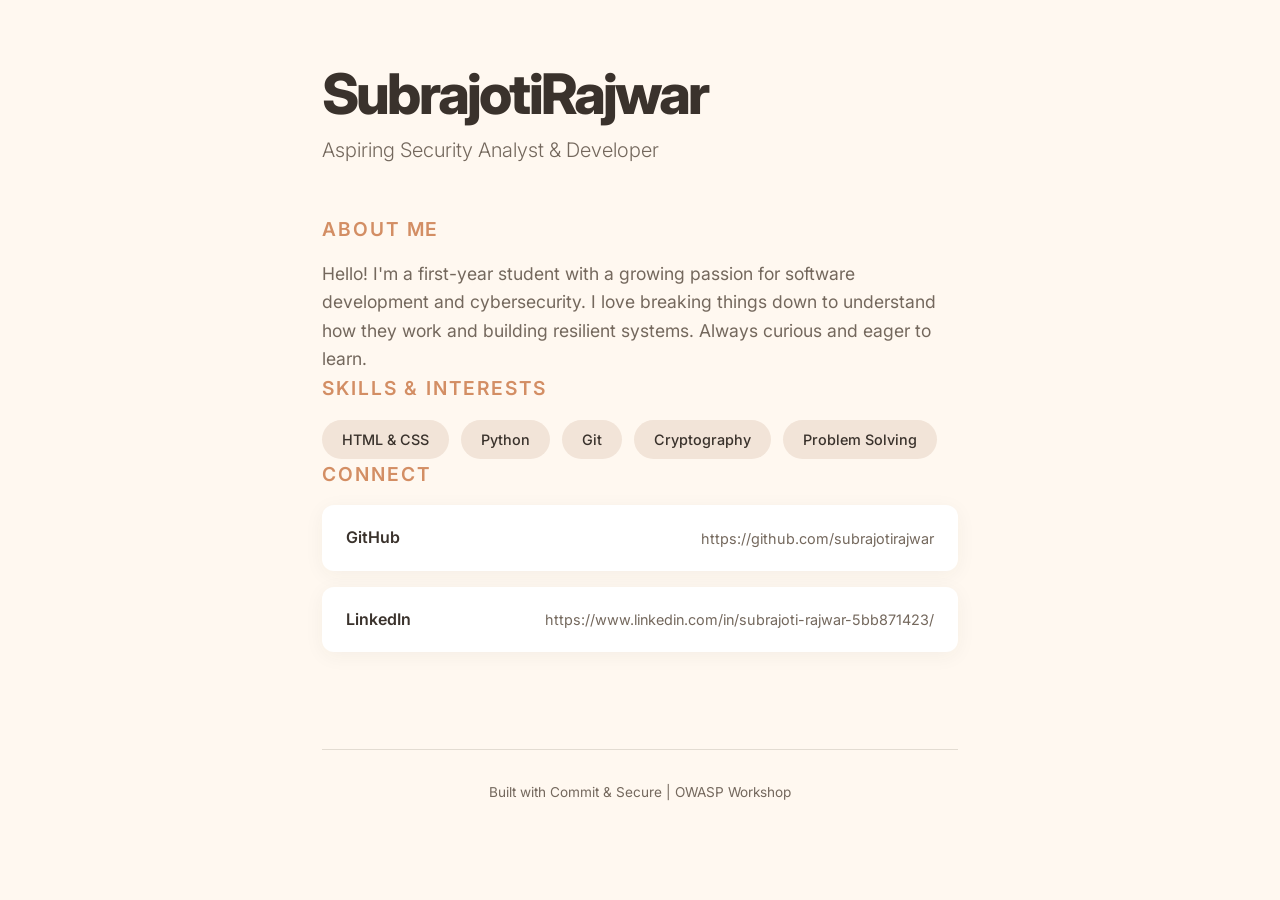
<file: index.html>
<!DOCTYPE html>
<html lang="en">
<head>
    <meta charset="UTF-8">
    <meta name="viewport" content="width=device-width, initial-scale=1.0">
    <title>Cream Portfolio</title>
    <!-- Favicon -->
    <link rel="icon" href="data:image/svg+xml,<svg xmlns=%22http://www.w3.org/2000/svg%22 viewBox=%220 0 100 100%22><text y=%22.9em%22 font-size=%2290%22>✨</text></svg>">
    <!-- Google Fonts: Inter -->
    <link rel="preconnect" href="https://fonts.googleapis.com">
    <link rel="preconnect" href="https://fonts.gstatic.com" crossorigin>
    <link href="https://fonts.googleapis.com/css2?family=Inter:wght@300;400;600;800&display=swap" rel="stylesheet">
    <link rel="stylesheet" href="style.css">
</head>
<body>
    <div class="app-container">
        <header class="hero slide-up">
            <!-- CUSTOMIZE: Your Name Here -->
            <h1 class="name-title">SubrajotiRajwar</h1>
            <!-- CUSTOMIZE: Your Title Here -->
            <p class="role-subtitle">Aspiring Security Analyst & Developer</p>
        </header>

        <main>
            <section class="about-section slide-up delay-1">
                <h2>About Me</h2>
                <!-- CUSTOMIZE: Your Bio Here -->
                <p>Hello! I'm a first-year student with a growing passion for software development and cybersecurity. I love breaking things down to understand how they work and building resilient systems. Always curious and eager to learn.</p>
            </section>

            <section class="skills-section slide-up delay-2">
                <h2>Skills & Interests</h2>
                <div class="pill-container">
                    <!-- CUSTOMIZE: Your Skills Here -->
                    <span class="skill-pill">HTML & CSS</span>
                    <span class="skill-pill">Python</span>
                    <span class="skill-pill">Git</span>
                    <span class="skill-pill">Cryptography</span>
                    <span class="skill-pill">Problem Solving</span>
                </div>
            </section>

            <section class="links-section slide-up delay-3">
                <h2>Connect</h2>
                <div class="links-container">
                    <!-- CUSTOMIZE: Your Links Here -->
                    <a href="https://github.com/" target="_blank" class="link-card">
                        <span class="link-title">GitHub</span>
                        <span class="link-url">https://github.com/subrajotirajwar</span>
                    </a>
                    <a href="https://linkedin.com/" target="_blank" class="link-card">
                        <span class="link-title">LinkedIn</span>
                        <span class="link-url">https://www.linkedin.com/in/subrajoti-rajwar-5bb871423/</span>
                    </a>
                </div>
            </section>
        </main>

        <footer class="fade-in">
            <p>Built with Commit & Secure | OWASP Workshop</p>
        </footer>
    </div>
</body>
</html>
</file>
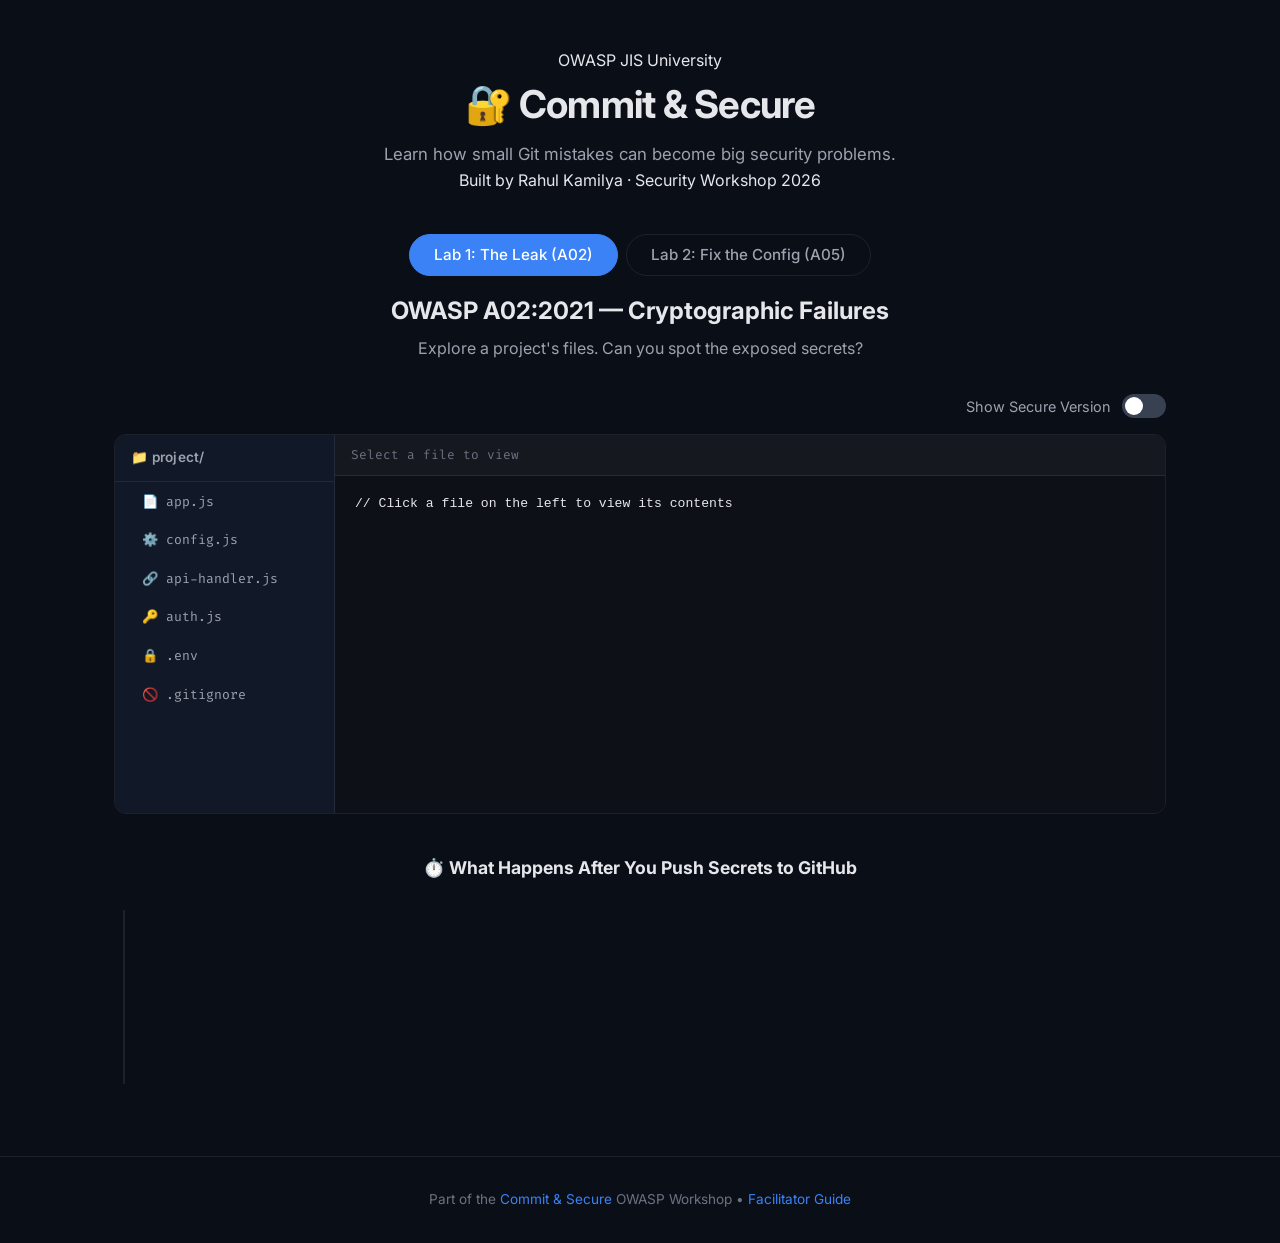
<file: security-demo/index.html>
<!DOCTYPE html>
<html lang="en">
<head>
  <meta charset="UTF-8">
  <meta name="viewport" content="width=device-width, initial-scale=1.0">
  <title>Security Demo — Commit &amp; Secure</title>
  <link rel="icon" href="data:image/svg+xml,<svg xmlns=%22http://www.w3.org/2000/svg%22 viewBox=%220 0 100 100%22><text y=%22.9em%22 font-size=%2290%22>🔐</text></svg>">
  <link href="https://fonts.googleapis.com/css2?family=Fira+Code:wght@400;600&family=Inter:wght@400;500;600;700&display=swap" rel="stylesheet">
  <link rel="stylesheet" href="style.css">
</head>
<body>

  <header class="hero">
  <p class="hero-kicker">OWASP JIS University</p>
  <h1>🔐 Commit &amp; Secure</h1>
  <p class="hero-sub">
    Learn how small Git mistakes can become big security problems.
  </p>
  <p class="hero-author">Built by Rahul Kamilya · Security Workshop 2026</p>
</header>

  <!-- Tab Navigation -->
  <nav class="tabs">
    <button class="tab active" data-tab="lab1">Lab 1: The Leak (A02)</button>
    <button class="tab" data-tab="lab2">Lab 2: Fix the Config (A05)</button>
  </nav>

  <!-- ============================== -->
  <!-- LAB 1: The Leak                -->
  <!-- ============================== -->
  <section id="lab1" class="lab active">
    <div class="lab-intro">
      <h2>OWASP A02:2021 — Cryptographic Failures</h2>
      <p>Explore a project's files. Can you spot the exposed secrets?</p>
    </div>

    <!-- Alert Banner -->
    <div id="alert-banner" class="alert-banner hidden">
      <span id="alert-icon">⚠️</span>
      <span id="alert-text"></span>
    </div>

    <!-- Secure Toggle -->
    <div class="toggle-row">
      <label class="toggle-label">
        <span class="toggle-text">Show Secure Version</span>
        <input type="checkbox" id="secure-toggle">
        <span class="toggle-switch"></span>
      </label>
    </div>

    <!-- Split Panel -->
    <div class="split-panel">
      <!-- File Tree -->
      <aside class="file-tree" id="file-tree">
        <div class="file-tree-header">📁 project/</div>
        <!-- Files populated by JS -->
      </aside>

      <!-- Code Viewer -->
      <main class="code-viewer">
        <div class="code-header" id="code-header">
          <span id="code-filename">Select a file to view</span>
        </div>
        <pre class="code-content" id="code-content"><code>// Click a file on the left to view its contents</code></pre>
      </main>
    </div>

    <!-- Attack Timeline -->
    <div class="timeline-section" id="timeline-section">
      <h3 class="timeline-title">⏱️ What Happens After You Push Secrets to GitHub</h3>
      <div class="timeline">
        <div class="timeline-step" data-step="1">
          <div class="timeline-dot"></div>
          <div class="timeline-content">
            <strong>0:00</strong> — You push your code to GitHub
          </div>
        </div>
        <div class="timeline-step" data-step="2">
          <div class="timeline-dot dot-yellow"></div>
          <div class="timeline-content">
            <strong>0:03</strong> — Automated bots scan every new public push
          </div>
        </div>
        <div class="timeline-step" data-step="3">
          <div class="timeline-dot dot-orange"></div>
          <div class="timeline-content">
            <strong>0:07</strong> — Your API key is harvested and cataloged
          </div>
        </div>
        <div class="timeline-step" data-step="4">
          <div class="timeline-dot dot-red"></div>
          <div class="timeline-content">
            <strong>0:15</strong> — Unauthorized API calls begin on your account
          </div>
        </div>
        <div class="timeline-step" data-step="5">
          <div class="timeline-dot dot-red"></div>
          <div class="timeline-content">
            <strong>1:00</strong> — You receive a $2,847 bill from your cloud provider
          </div>
        </div>
      </div>
    </div>
  </section>

  <!-- ============================== -->
  <!-- LAB 2: Fix the Config          -->
  <!-- ============================== -->
  <section id="lab2" class="lab">
    <div class="lab-intro">
      <h2>OWASP A05:2021 — Security Misconfiguration</h2>
      <p>This deployment has 6 security issues. Fix them all to reach 100%.</p>
    </div>

    <!-- Score Display -->
    <div class="score-section">
      <div class="score-bar-wrapper">
        <div class="score-bar" id="score-bar" style="width: 0%"></div>
      </div>
      <div class="score-label">
        Security Score: <span id="score-value" class="score-number">0</span> / 100
      </div>
    </div>

    <!-- Celebration -->
    <div id="celebration" class="celebration hidden">
      <div class="celebration-content">
        <span class="shield-icon">🛡️</span>
        <h3>Deployment Secured!</h3>
        <p>All misconfigurations fixed.</p>
      </div>
    </div>

    <!-- Config Cards Grid -->
    <div class="config-grid" id="config-grid">
      <!-- Cards populated by JS -->
    </div>
  </section>

  <footer class="footer">
    <p>Part of the <a href="../">Commit &amp; Secure</a> OWASP Workshop &bull;
       <a href="LIVE_WORKSHOP_GUIDE.md">Facilitator Guide</a></p>
  </footer>

  <script src="script.js"></script>
</body>
</html>
</file>
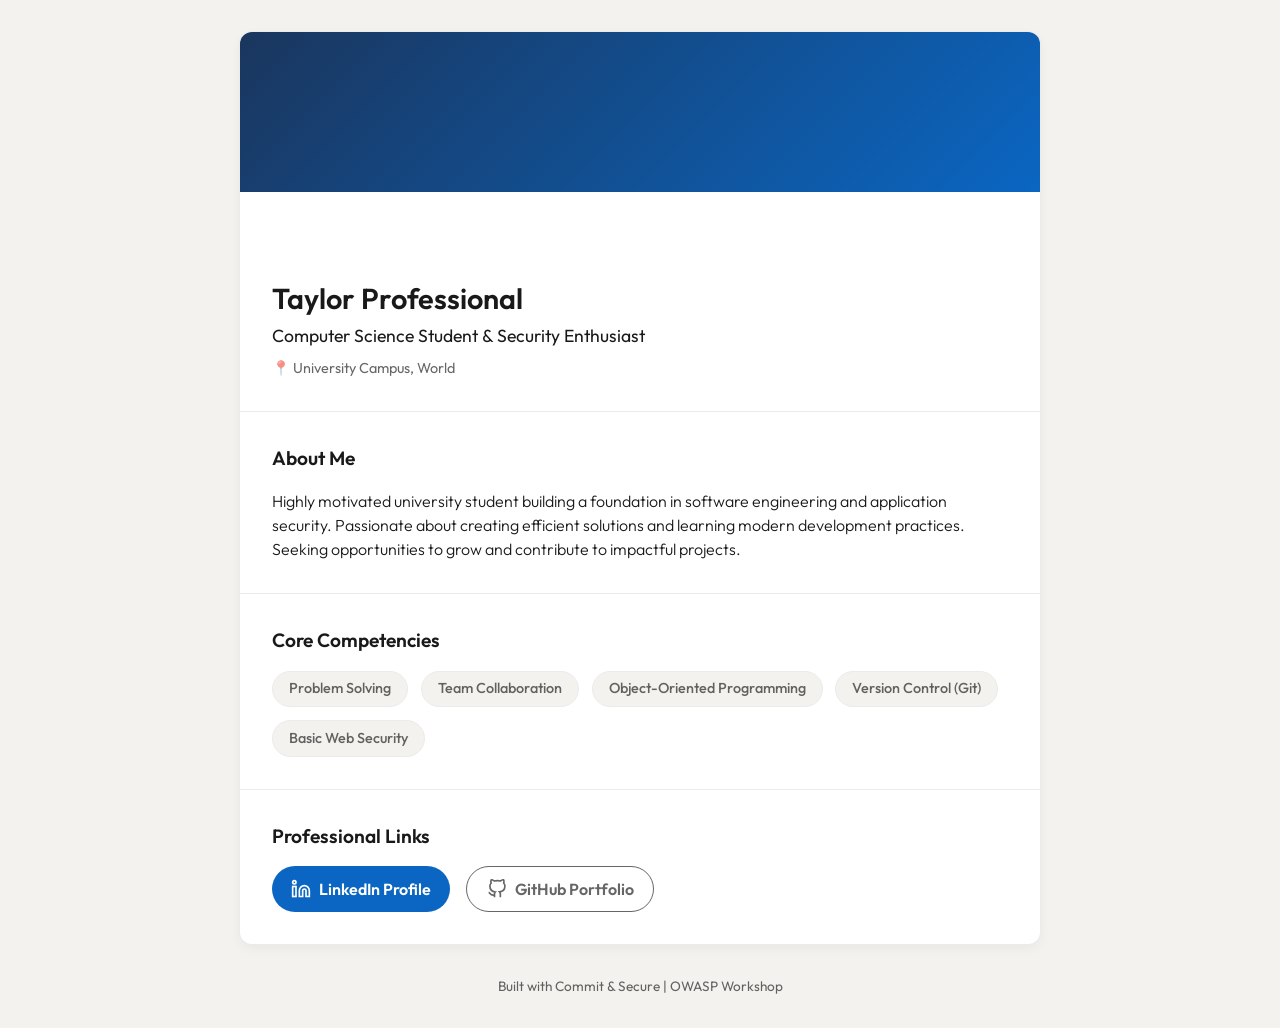
<file: templates/corporate/index.html>
<!DOCTYPE html>
<html lang="en">
<head>
    <meta charset="UTF-8">
    <meta name="viewport" content="width=device-width, initial-scale=1.0">
    <title>Corporate Profile</title>
    <!-- Favicon -->
    <link rel="icon" href="data:image/svg+xml,<svg xmlns=%22http://www.w3.org/2000/svg%22 viewBox=%220 0 100 100%22><text y=%22.9em%22 font-size=%2290%22>👔</text></svg>">
    <!-- Google Fonts: Outfit -->
    <link rel="preconnect" href="https://fonts.googleapis.com">
    <link rel="preconnect" href="https://fonts.gstatic.com" crossorigin>
    <link href="https://fonts.googleapis.com/css2?family=Outfit:wght@300;400;500;600;700&display=swap" rel="stylesheet">
    <link rel="stylesheet" href="style.css">
</head>
<body>
    <div class="page-wrapper">
        <div class="profile-card">
            <header class="profile-header">
                <div class="banner"></div>
                <div class="profile-info">
                    <div class="title-area">
                        <!-- CUSTOMIZE: Your Name Here -->
                        <h1>Taylor Professional</h1>
                        <!-- CUSTOMIZE: Your Title Here -->
                        <h2>Computer Science Student & Security Enthusiast</h2>
                        <p class="location">📍 University Campus, World</p>
                    </div>
                </div>
            </header>

            <main class="content-sections">
                <section class="card-section">
                    <h3>About Me</h3>
                    <!-- CUSTOMIZE: Your Bio Here -->
                    <p>Highly motivated university student building a foundation in software engineering and application security. Passionate about creating efficient solutions and learning modern development practices. Seeking opportunities to grow and contribute to impactful projects.</p>
                </section>

                <section class="card-section">
                    <h3>Core Competencies</h3>
                    <div class="badge-grid">
                        <!-- CUSTOMIZE: Your Skills Here -->
                        <div class="badge">Problem Solving</div>
                        <div class="badge">Team Collaboration</div>
                        <div class="badge">Object-Oriented Programming</div>
                        <div class="badge">Version Control (Git)</div>
                        <div class="badge">Basic Web Security</div>
                    </div>
                </section>

                <section class="card-section">
                    <h3>Professional Links</h3>
                    <div class="contact-links">
                        <!-- CUSTOMIZE: Your Links Here -->
                        <a href="https://linkedin.com/" target="_blank" class="btn btn-primary">
                            <svg viewBox="0 0 24 24" width="20" height="20" stroke="currentColor" stroke-width="2" fill="none"><path d="M16 8a6 6 0 0 1 6 6v7h-4v-7a2 2 0 0 0-2-2 2 2 0 0 0-2 2v7h-4v-7a6 6 0 0 1 6-6z"></path><rect x="2" y="9" width="4" height="12"></rect><circle cx="4" cy="4" r="2"></circle></svg>
                            LinkedIn Profile
                        </a>
                        <a href="https://github.com/" target="_blank" class="btn btn-secondary">
                            <svg viewBox="0 0 24 24" width="20" height="20" stroke="currentColor" stroke-width="2" fill="none"><path d="M9 19c-5 1.5-5-2.5-7-3m14 6v-3.87a3.37 3.37 0 0 0-.94-2.61c3.14-.35 6.44-1.54 6.44-7A5.44 5.44 0 0 0 20 4.77 5.07 5.07 0 0 0 19.91 1S18.73.65 16 2.48a13.38 13.38 0 0 0-7 0C6.27.65 5.09 1 5.09 1A5.07 5.07 0 0 0 5 4.77a5.44 5.44 0 0 0-1.5 3.78c0 5.42 3.3 6.61 6.44 7A3.37 3.37 0 0 0 9 18.13V22"></path></svg>
                            GitHub Portfolio
                        </a>
                    </div>
                </section>
            </main>
        </div>
        
        <footer class="site-footer">
            <p>Built with Commit & Secure | OWASP Workshop</p>
        </footer>
    </div>
</body>
</html>
</file>
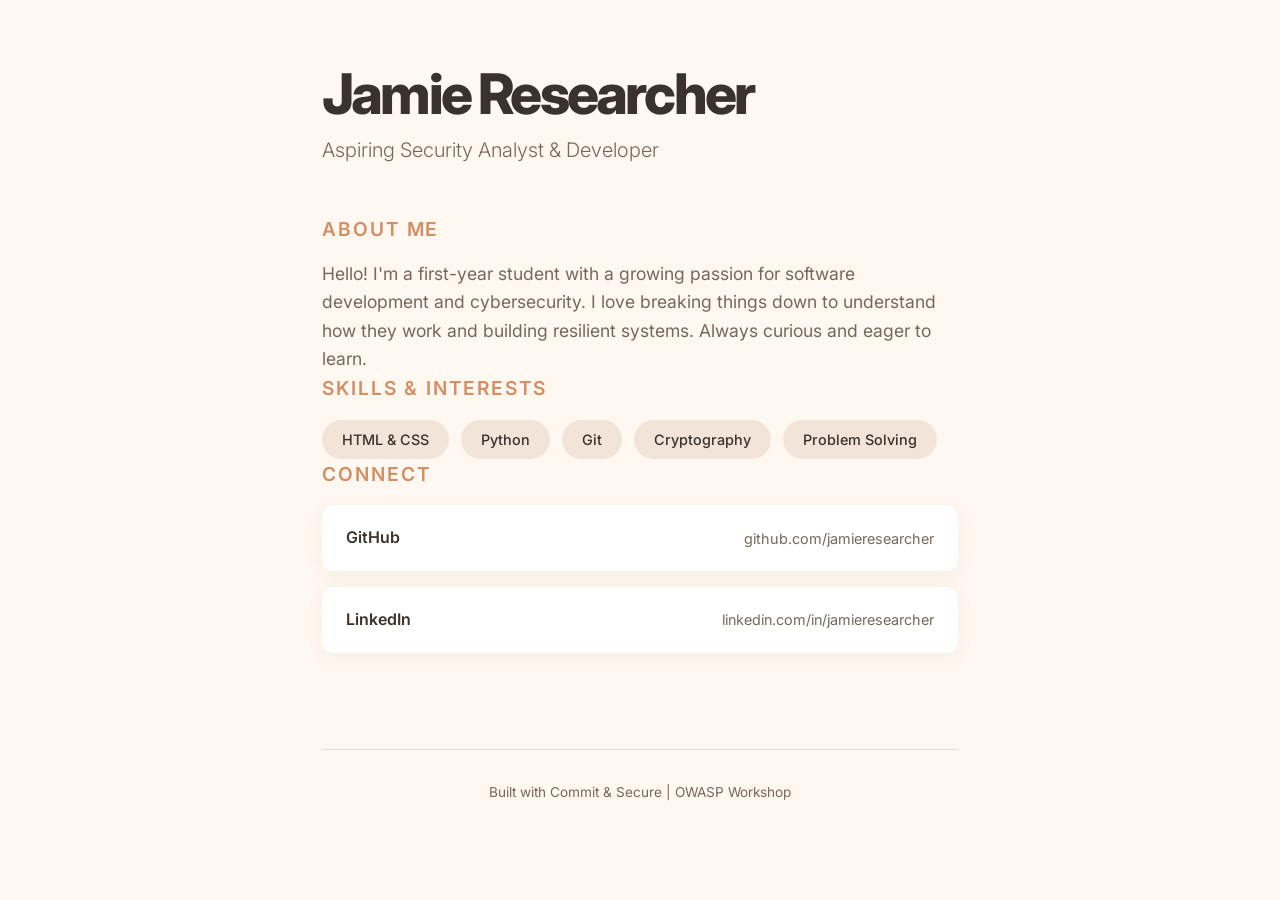
<file: templates/cream/index.html>
<!DOCTYPE html>
<html lang="en">
<head>
    <meta charset="UTF-8">
    <meta name="viewport" content="width=device-width, initial-scale=1.0">
    <title>Cream Portfolio</title>
    <!-- Favicon -->
    <link rel="icon" href="data:image/svg+xml,<svg xmlns=%22http://www.w3.org/2000/svg%22 viewBox=%220 0 100 100%22><text y=%22.9em%22 font-size=%2290%22>✨</text></svg>">
    <!-- Google Fonts: Inter -->
    <link rel="preconnect" href="https://fonts.googleapis.com">
    <link rel="preconnect" href="https://fonts.gstatic.com" crossorigin>
    <link href="https://fonts.googleapis.com/css2?family=Inter:wght@300;400;600;800&display=swap" rel="stylesheet">
    <link rel="stylesheet" href="style.css">
</head>
<body>
    <div class="app-container">
        <header class="hero slide-up">
            <!-- CUSTOMIZE: Your Name Here -->
            <h1 class="name-title">Jamie Researcher</h1>
            <!-- CUSTOMIZE: Your Title Here -->
            <p class="role-subtitle">Aspiring Security Analyst & Developer</p>
        </header>

        <main>
            <section class="about-section slide-up delay-1">
                <h2>About Me</h2>
                <!-- CUSTOMIZE: Your Bio Here -->
                <p>Hello! I'm a first-year student with a growing passion for software development and cybersecurity. I love breaking things down to understand how they work and building resilient systems. Always curious and eager to learn.</p>
            </section>

            <section class="skills-section slide-up delay-2">
                <h2>Skills & Interests</h2>
                <div class="pill-container">
                    <!-- CUSTOMIZE: Your Skills Here -->
                    <span class="skill-pill">HTML & CSS</span>
                    <span class="skill-pill">Python</span>
                    <span class="skill-pill">Git</span>
                    <span class="skill-pill">Cryptography</span>
                    <span class="skill-pill">Problem Solving</span>
                </div>
            </section>

            <section class="links-section slide-up delay-3">
                <h2>Connect</h2>
                <div class="links-container">
                    <!-- CUSTOMIZE: Your Links Here -->
                    <a href="https://github.com/" target="_blank" class="link-card">
                        <span class="link-title">GitHub</span>
                        <span class="link-url">github.com/jamieresearcher</span>
                    </a>
                    <a href="https://linkedin.com/" target="_blank" class="link-card">
                        <span class="link-title">LinkedIn</span>
                        <span class="link-url">linkedin.com/in/jamieresearcher</span>
                    </a>
                </div>
            </section>
        </main>

        <footer class="fade-in">
            <p>Built with Commit & Secure | OWASP Workshop</p>
        </footer>
    </div>
</body>
</html>
</file>
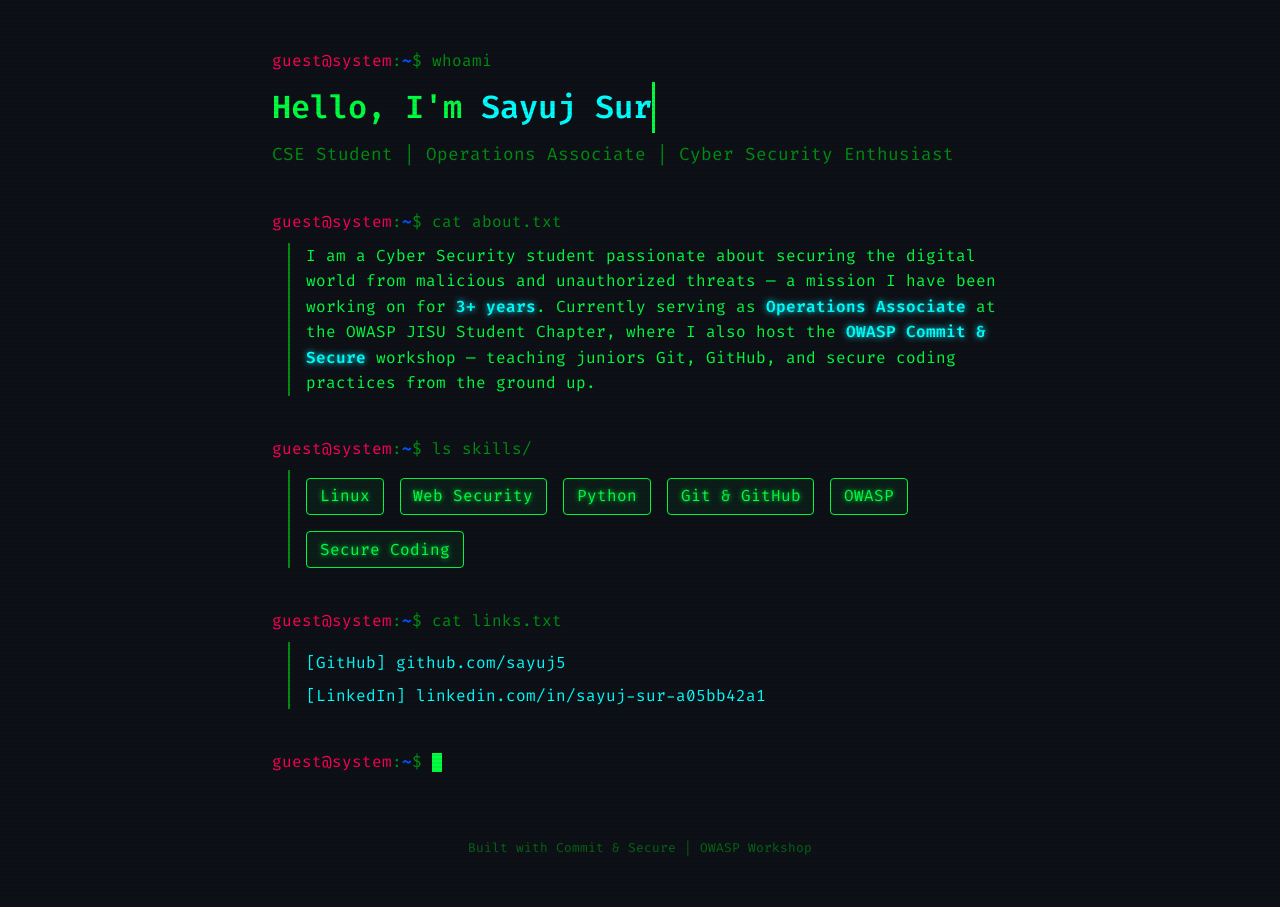
<file: templates/hacker/index.html>
<!DOCTYPE html>
<html lang="en">
<head>
    <meta charset="UTF-8">
    <meta name="viewport" content="width=device-width, initial-scale=1.0">
    <title>Sayuj Sur | Hacker Terminal</title>
    <!-- Favicon -->
    <link rel="icon" href="data:image/svg+xml,<svg xmlns=%22http://www.w3.org/2000/svg%22 viewBox=%220 0 100 100%22><text y=%22.9em%22 font-size=%2290%22>💻</text></svg>">
    <!-- Google Fonts: Fira Code -->
    <link rel="preconnect" href="https://fonts.googleapis.com">
    <link rel="preconnect" href="https://fonts.gstatic.com" crossorigin>
    <link href="https://fonts.googleapis.com/css2?family=Fira+Code:wght@400;600&display=swap" rel="stylesheet">
    <link rel="stylesheet" href="style.css">
</head>
<body>
    <div class="scanlines"></div>
    <div class="container">
        <header class="terminal-block">
            <p class="prompt"><span class="user">guest@system</span>:<span class="dir">~</span>$ whoami</p>
            <h1 class="typing-text">Hello, I'm <span class="highlight">Sayuj Sur</span></h1>
            <p class="subtitle">CSE Student | Operations Associate | Cyber Security Enthusiast</p>
        </header>

        <main>
            <section class="terminal-block">
                <p class="prompt"><span class="user">guest@system</span>:<span class="dir">~</span>$ cat about.txt</p>
                <div class="output">
                    <p>I am a Cyber Security student passionate about securing the digital world from malicious and unauthorized threats — a mission I have been working on for <span class="highlight-inline">3+ years</span>. Currently serving as <span class="highlight-inline">Operations Associate</span> at the OWASP JISU Student Chapter, where I also host the <span class="highlight-inline">OWASP Commit &amp; Secure</span> workshop — teaching juniors Git, GitHub, and secure coding practices from the ground up.</p>
                </div>
            </section>

            <section class="terminal-block">
                <p class="prompt"><span class="user">guest@system</span>:<span class="dir">~</span>$ ls skills/</p>
                <div class="output skills-grid">
                    <span class="skill-tag">Linux</span>
                    <span class="skill-tag">Web Security</span>
                    <span class="skill-tag">Python</span>
                    <span class="skill-tag">Git &amp; GitHub</span>
                    <span class="skill-tag">OWASP</span>
                    <span class="skill-tag">Secure Coding</span>
                </div>
            </section>

            <section class="terminal-block">
                <p class="prompt"><span class="user">guest@system</span>:<span class="dir">~</span>$ cat links.txt</p>
                <ul class="output links-list">
                    <li><a href="https://github.com/sayuj5" target="_blank">[GitHub] github.com/sayuj5</a></li>
                    <li><a href="https://www.linkedin.com/in/sayuj-sur-a05bb42a1" target="_blank">[LinkedIn] linkedin.com/in/sayuj-sur-a05bb42a1</a></li>
                </ul>
            </section>
        </main>

        <footer>
            <p class="prompt"><span class="user">guest@system</span>:<span class="dir">~</span>$ <span class="cursor"></span></p>
            <div class="footer-credit">Built with Commit &amp; Secure | OWASP Workshop</div>
        </footer>
    </div>
</body>
</html>
</file>
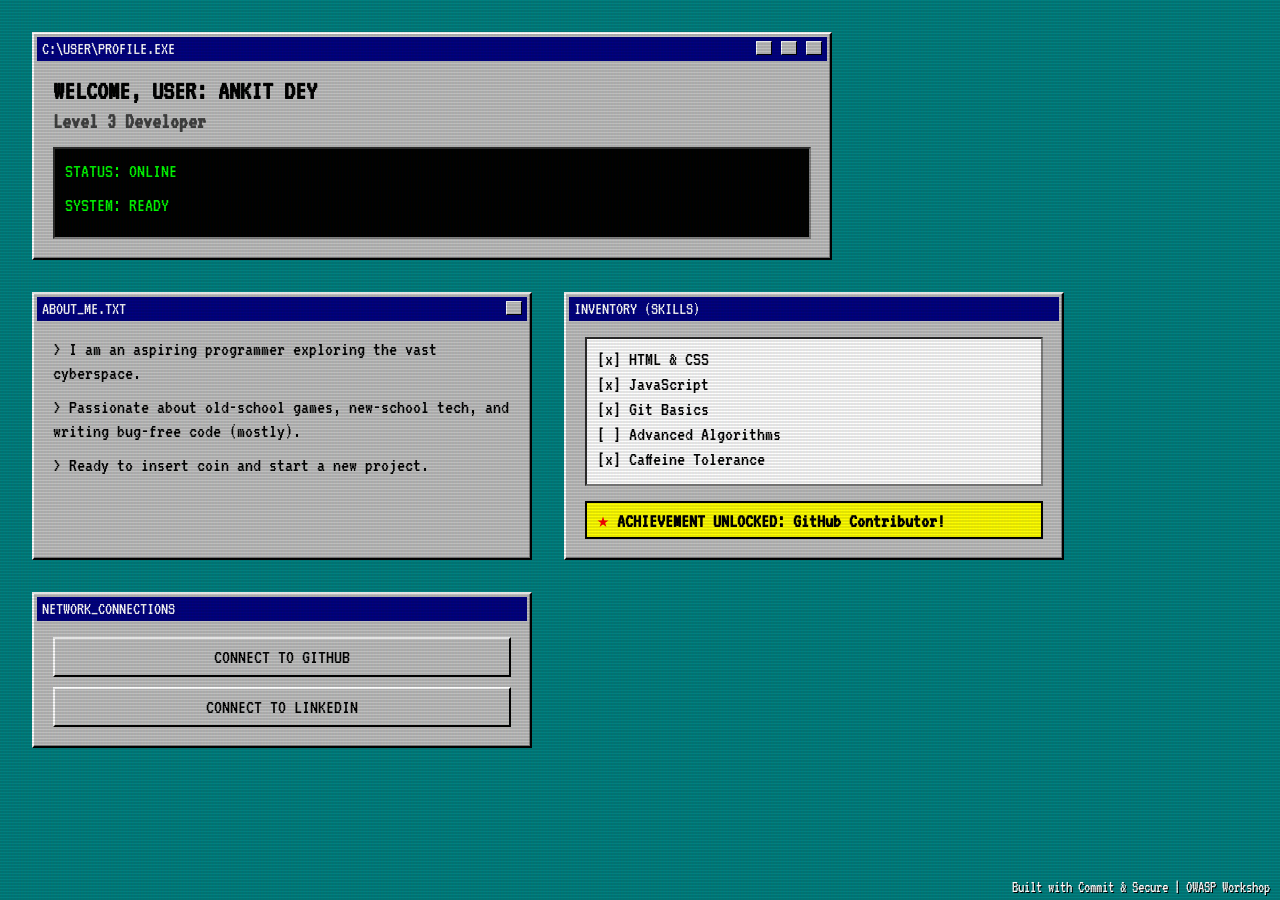
<file: templates/retro/index.html>
<!DOCTYPE html>
<html lang="en">
<head>
    <meta charset="UTF-8">
    <meta name="viewport" content="width=device-width, initial-scale=1.0">
    <title>Retro OS Profile</title>
    <!-- Favicon -->
    <link rel="icon" href="data:image/svg+xml,<svg xmlns=%22http://www.w3.org/2000/svg%22 viewBox=%220 0 100 100%22><text y=%22.9em%22 font-size=%2290%22>🕹️</text></svg>">
    <!-- Google Fonts: VT323 -->
    <link rel="preconnect" href="https://fonts.googleapis.com">
    <link rel="preconnect" href="https://fonts.gstatic.com" crossorigin>
    <link href="https://fonts.googleapis.com/css2?family=VT323&display=swap" rel="stylesheet">
    <link rel="stylesheet" href="style.css">
</head>
<body>
    <div class="crt-overlay"></div>
    
    <div class="desktop">
        <!-- Main Window -->
        <div class="window main-window">
            <div class="title-bar">
                <div class="title-bar-text">C:\USER\PROFILE.EXE</div>
                <div class="title-bar-controls">
                    <button aria-label="Minimize"></button>
                    <button aria-label="Maximize"></button>
                    <button aria-label="Close"></button>
                </div>
            </div>
            <div class="window-body">
                <!-- CUSTOMIZE: Your Name Here -->
                <h1 class="blink">Welcome, User: Ankit Dey</h1>
                <!-- CUSTOMIZE: Your Title Here -->
                <h2>Level 3 Developer</h2>
                
                <div class="status-box">
                    <p>STATUS: ONLINE</p>
                    <p>SYSTEM: READY</p>
                </div>
            </div>
        </div>

        <!-- About Window -->
        <div class="window about-window">
            <div class="title-bar">
                <div class="title-bar-text">ABOUT_ME.TXT</div>
                <div class="title-bar-controls">
                    <button aria-label="Close"></button>
                </div>
            </div>
            <div class="window-body">
                <!-- CUSTOMIZE: Your Bio Here -->
                <p>> I am an aspiring programmer exploring the vast cyberspace.</p>
                <p>> Passionate about old-school games, new-school tech, and writing bug-free code (mostly).</p>
                <p>> Ready to insert coin and start a new project.</p>
            </div>
        </div>

        <!-- Skills Window -->
        <div class="window skills-window">
            <div class="title-bar">
                <div class="title-bar-text">INVENTORY (SKILLS)</div>
            </div>
            <div class="window-body">
                <ul class="tree-view">
                    <!-- CUSTOMIZE: Your Skills Here -->
                    <li>[x] HTML & CSS</li>
                    <li>[x] JavaScript</li>
                    <li>[x] Git Basics</li>
                    <li>[ ] Advanced Algorithms</li>
                    <li>[x] Caffeine Tolerance</li>
                </ul>
                <div class="achievement">
                    <span class="star">★</span> ACHIEVEMENT UNLOCKED: GitHub Contributor!
                </div>
            </div>
        </div>

        <!-- Links Window -->
        <div class="window links-window">
            <div class="title-bar">
                <div class="title-bar-text">NETWORK_CONNECTIONS</div>
            </div>
            <div class="window-body">
                <div class="links-container">
                    <!-- CUSTOMIZE: Your Links Here -->
                    <a href="https://github.com/nonsense3" target="_blank" class="retro-btn">CONNECT TO GITHUB</a>
                    <a href="https://linkedin.com/in/ankitdey06" target="_blank" class="retro-btn">CONNECT TO LINKEDIN</a>
                </div>
            </div>
        </div>
        
        <footer class="desktop-footer">
            Built with Commit & Secure | OWASP Workshop
        </footer>
    </div>
</body>
</html>
</file>
<file: style.css>
:root {
    --bg-color: #FFF8F0;
    --text-primary: #3A322C;
    --text-secondary: #74685D;
    --accent-color: #D38E64;
    --card-bg: #FFFFFF;
    --pill-bg: #F2E4D8;
    --font-main: 'Inter', sans-serif;
}

* {
    margin: 0;
    padding: 0;
    box-sizing: border-box;
}

body {
    background-color: var(--bg-color);
    color: var(--text-primary);
    font-family: var(--font-main);
    line-height: 1.6;
    -webkit-font-smoothing: antialiased;
}

.app-container {
    max-width: 700px;
    margin: 0 auto;
    padding: 4rem 2rem;
    display: flex;
    flex-direction: column;
    gap: 3rem;
}

/* Typography */
h1 {
    font-size: 3.5rem;
    font-weight: 800;
    letter-spacing: -0.05em;
    color: var(--text-primary);
    line-height: 1.1;
    margin-bottom: 0.5rem;
}

h2 {
    font-size: 1.2rem;
    font-weight: 600;
    text-transform: uppercase;
    letter-spacing: 0.1em;
    color: var(--accent-color);
    margin-bottom: 1rem;
}

p {
    font-size: 1.1rem;
    color: var(--text-secondary);
}

.role-subtitle {
    font-size: 1.25rem;
    font-weight: 300;
}

/* Skills */
.pill-container {
    display: flex;
    flex-wrap: wrap;
    gap: 0.75rem;
}

.skill-pill {
    background-color: var(--pill-bg);
    color: var(--text-primary);
    padding: 0.5rem 1.25rem;
    border-radius: 50px;
    font-size: 0.9rem;
    font-weight: 500;
    transition: transform 0.2s ease, background-color 0.2s ease;
}

.skill-pill:hover {
    transform: translateY(-3px);
    background-color: var(--accent-color);
    color: white;
}

/* Links */
.links-container {
    display: flex;
    flex-direction: column;
    gap: 1rem;
}

.link-card {
    display: flex;
    justify-content: space-between;
    align-items: center;
    padding: 1.25rem 1.5rem;
    background-color: var(--card-bg);
    border-radius: 12px;
    text-decoration: none;
    box-shadow: 0 4px 20px rgba(58, 50, 44, 0.05);
    transition: transform 0.3s ease, box-shadow 0.3s ease;
}

.link-card:hover {
    transform: translateY(-5px);
    box-shadow: 0 10px 25px rgba(58, 50, 44, 0.1);
}

.link-title {
    color: var(--text-primary);
    font-weight: 600;
}

.link-url {
    color: var(--text-secondary);
    font-size: 0.9rem;
}

/* Footer */
footer {
    margin-top: 3rem;
    text-align: center;
    border-top: 1px solid rgba(116, 104, 93, 0.2);
    padding-top: 2rem;
}

footer p {
    font-size: 0.85rem;
}

/* Animations */
.slide-up {
    opacity: 0;
    transform: translateY(30px);
    animation: slideUpFade 0.8s forwards cubic-bezier(0.16, 1, 0.3, 1);
}

.delay-1 { animation-delay: 0.2s; }
.delay-2 { animation-delay: 0.4s; }
.delay-3 { animation-delay: 0.6s; }

.fade-in {
    opacity: 0;
    animation: fadeIn 1s forwards ease 1s;
}

@keyframes slideUpFade {
    to {
        opacity: 1;
        transform: translateY(0);
    }
}

@keyframes fadeIn {
    to { opacity: 1; }
}

@media (max-width: 600px) {
    h1 { font-size: 2.5rem; }
    .link-card { flex-direction: column; align-items: flex-start; gap: 0.25rem; }
}
</file>
<file: security-demo/style.css>
/* ============================================
   Security Demo — Commit & Secure
   Dark "Security Operations" Theme
   ============================================ */

:root {
  --bg-primary: #0a0e17;
  --bg-secondary: #111827;
  --bg-card: #1a1f2e;
  --bg-code: #0d1117;
  --border: rgba(255, 255, 255, 0.08);
  --border-hover: rgba(255, 255, 255, 0.15);
  --text-primary: #e5e7eb;
  --text-secondary: #9ca3af;
  --text-muted: #6b7280;
  --red: #ef4444;
  --red-dim: rgba(239, 68, 68, 0.15);
  --green: #22c55e;
  --green-dim: rgba(34, 197, 94, 0.15);
  --yellow: #eab308;
  --orange: #f97316;
  --blue: #3b82f6;
  --font-sans: 'Inter', system-ui, sans-serif;
  --font-mono: 'Fira Code', 'Consolas', monospace;
}

* { box-sizing: border-box; margin: 0; padding: 0; }

body {
  font-family: var(--font-sans);
  background: var(--bg-primary);
  color: var(--text-primary);
  line-height: 1.6;
  min-height: 100vh;
}

/* ---- Hero ---- */
.hero {
  text-align: center;
  padding: 3rem 1.5rem 1.5rem;
}
.hero h1 {
  font-size: 2.4rem;
  font-weight: 700;
  letter-spacing: -0.02em;
}
.hero-sub {
  color: var(--text-secondary);
  margin-top: 0.4rem;
  font-size: 1.05rem;
}

/* ---- Tabs ---- */
.tabs {
  display: flex;
  justify-content: center;
  gap: 0.5rem;
  padding: 1rem 1.5rem;
  flex-wrap: wrap;
}
.tab {
  font-family: var(--font-sans);
  font-size: 0.95rem;
  font-weight: 500;
  padding: 0.65rem 1.5rem;
  border-radius: 2rem;
  border: 1px solid var(--border);
  background: transparent;
  color: var(--text-secondary);
  cursor: pointer;
  transition: all 0.25s ease;
}
.tab:hover {
  background: rgba(255,255,255,0.05);
  color: var(--text-primary);
}
.tab.active {
  background: var(--blue);
  border-color: var(--blue);
  color: #fff;
}

/* ---- Labs ---- */
.lab { display: none; max-width: 1100px; margin: 0 auto; padding: 0 1.5rem 3rem; }
.lab.active { display: block; }
.lab-intro { text-align: center; margin-bottom: 2rem; }
.lab-intro h2 { font-size: 1.5rem; margin-bottom: 0.4rem; }
.lab-intro p { color: var(--text-secondary); }

/* ---- Alert Banner ---- */
.alert-banner {
  display: flex;
  align-items: center;
  gap: 0.75rem;
  padding: 0.9rem 1.25rem;
  border-radius: 0.75rem;
  font-weight: 500;
  font-size: 0.95rem;
  margin-bottom: 1.25rem;
  transition: all 0.4s ease;
}
.alert-banner.hidden { display: none; }
.alert-banner.danger {
  background: var(--red-dim);
  border: 1px solid rgba(239,68,68,0.3);
  color: var(--red);
}
.alert-banner.safe {
  background: var(--green-dim);
  border: 1px solid rgba(34,197,94,0.3);
  color: var(--green);
}

/* ---- Toggle ---- */
.toggle-row {
  display: flex;
  justify-content: flex-end;
  margin-bottom: 1rem;
}
.toggle-label {
  display: flex;
  align-items: center;
  gap: 0.75rem;
  cursor: pointer;
  user-select: none;
}
.toggle-text { font-size: 0.9rem; color: var(--text-secondary); }
.toggle-label input { display: none; }
.toggle-switch {
  width: 44px;
  height: 24px;
  background: #374151;
  border-radius: 12px;
  position: relative;
  transition: background 0.3s;
}
.toggle-switch::after {
  content: '';
  position: absolute;
  width: 18px;
  height: 18px;
  border-radius: 50%;
  background: #fff;
  top: 3px;
  left: 3px;
  transition: transform 0.3s;
}
.toggle-label input:checked + .toggle-switch {
  background: var(--green);
}
.toggle-label input:checked + .toggle-switch::after {
  transform: translateX(20px);
}

/* ---- Split Panel ---- */
.split-panel {
  display: grid;
  grid-template-columns: 220px 1fr;
  border: 1px solid var(--border);
  border-radius: 0.75rem;
  overflow: hidden;
  min-height: 380px;
  margin-bottom: 2.5rem;
}
@media (max-width: 700px) {
  .split-panel { grid-template-columns: 1fr; }
}

/* File Tree */
.file-tree {
  background: var(--bg-secondary);
  border-right: 1px solid var(--border);
  padding: 0;
}
.file-tree-header {
  padding: 0.75rem 1rem;
  font-weight: 600;
  font-size: 0.85rem;
  color: var(--text-secondary);
  border-bottom: 1px solid var(--border);
  letter-spacing: 0.02em;
}
.file-item {
  padding: 0.55rem 1rem 0.55rem 1.5rem;
  cursor: pointer;
  font-family: var(--font-mono);
  font-size: 0.82rem;
  color: var(--text-secondary);
  display: flex;
  align-items: center;
  gap: 0.5rem;
  transition: all 0.2s;
  border-left: 3px solid transparent;
}
.file-item:hover {
  background: rgba(255,255,255,0.04);
  color: var(--text-primary);
}
.file-item.active {
  background: rgba(59,130,246,0.1);
  color: var(--blue);
  border-left-color: var(--blue);
}
.file-item.has-secret .file-icon { color: var(--red); }

/* Code Viewer */
.code-viewer { background: var(--bg-code); display: flex; flex-direction: column; }
.code-header {
  padding: 0.6rem 1rem;
  background: rgba(255,255,255,0.03);
  border-bottom: 1px solid var(--border);
  font-family: var(--font-mono);
  font-size: 0.8rem;
  color: var(--text-muted);
}
.code-content {
  flex: 1;
  padding: 1rem 1.25rem;
  font-family: var(--font-mono);
  font-size: 0.82rem;
  line-height: 1.7;
  overflow: auto;
  color: var(--text-primary);
  white-space: pre;
  tab-size: 2;
}
.code-content .secret {
  background: rgba(239, 68, 68, 0.2);
  border: 1px solid rgba(239, 68, 68, 0.4);
  border-radius: 3px;
  padding: 0 4px;
  animation: pulse-secret 2s ease-in-out infinite;
  color: var(--red);
  font-weight: 600;
}
.code-content .env-blocked {
  opacity: 0.35;
  text-decoration: line-through;
  position: relative;
}
.code-content .safe-value {
  color: var(--green);
  font-weight: 600;
}
.gitignore-badge {
  display: inline-block;
  background: var(--green-dim);
  color: var(--green);
  font-size: 0.7rem;
  padding: 0.15rem 0.5rem;
  border-radius: 1rem;
  margin-left: 0.5rem;
  font-family: var(--font-sans);
  font-weight: 600;
}

@keyframes pulse-secret {
  0%, 100% { box-shadow: 0 0 0 0 rgba(239, 68, 68, 0); }
  50% { box-shadow: 0 0 12px 2px rgba(239, 68, 68, 0.3); }
}

/* ---- Timeline ---- */
.timeline-section { margin-top: 1rem; }
.timeline-title {
  font-size: 1.1rem;
  margin-bottom: 1.25rem;
  text-align: center;
}
.timeline {
  position: relative;
  padding-left: 2rem;
}
.timeline::before {
  content: '';
  position: absolute;
  left: 9px;
  top: 8px;
  bottom: 8px;
  width: 2px;
  background: var(--border);
}
.timeline-step {
  display: flex;
  align-items: flex-start;
  gap: 1rem;
  margin-bottom: 1rem;
  opacity: 0;
  transform: translateX(-10px);
  transition: all 0.5s ease;
}
.timeline-step.visible {
  opacity: 1;
  transform: translateX(0);
}
.timeline-dot {
  width: 20px;
  height: 20px;
  border-radius: 50%;
  background: #374151;
  border: 2px solid #4b5563;
  flex-shrink: 0;
  position: relative;
  z-index: 1;
  transition: all 0.3s;
}
.timeline-step.visible .dot-yellow { background: var(--yellow); border-color: var(--yellow); }
.timeline-step.visible .dot-orange { background: var(--orange); border-color: var(--orange); }
.timeline-step.visible .dot-red { background: var(--red); border-color: var(--red); }
.timeline-step.visible .timeline-dot:not(.dot-yellow):not(.dot-orange):not(.dot-red) {
  background: var(--text-muted);
  border-color: var(--text-muted);
}
.timeline-content {
  font-size: 0.92rem;
  padding-top: 0.1rem;
  color: var(--text-secondary);
}
.timeline-content strong {
  color: var(--text-primary);
  font-family: var(--font-mono);
  font-size: 0.85rem;
}

/* ---- Lab 2: Score ---- */
.score-section { text-align: center; margin-bottom: 2rem; }
.score-bar-wrapper {
  width: 100%;
  max-width: 500px;
  height: 14px;
  background: var(--bg-secondary);
  border-radius: 7px;
  margin: 0 auto 0.75rem;
  overflow: hidden;
  border: 1px solid var(--border);
}
.score-bar {
  height: 100%;
  border-radius: 7px;
  background: var(--red);
  transition: width 0.6s ease, background 0.6s ease;
}
.score-label { font-size: 1.1rem; color: var(--text-secondary); }
.score-number {
  font-family: var(--font-mono);
  font-weight: 700;
  font-size: 1.3rem;
  color: var(--red);
  transition: color 0.4s;
}

/* ---- Celebration ---- */
.celebration {
  text-align: center;
  padding: 2rem;
  margin-bottom: 2rem;
  background: var(--green-dim);
  border: 1px solid rgba(34,197,94,0.3);
  border-radius: 1rem;
}
.celebration.hidden { display: none; }
.shield-icon {
  font-size: 3.5rem;
  display: inline-block;
  animation: bounce-shield 1s ease infinite;
}
.celebration h3 { font-size: 1.5rem; color: var(--green); margin: 0.5rem 0 0.25rem; }
.celebration p { color: var(--text-secondary); }
@keyframes bounce-shield {
  0%, 100% { transform: scale(1); }
  50% { transform: scale(1.15); }
}

/* ---- Config Cards ---- */
.config-grid {
  display: grid;
  grid-template-columns: repeat(auto-fill, minmax(320px, 1fr));
  gap: 1.25rem;
}
.config-card {
  background: var(--bg-card);
  border: 1px solid var(--border);
  border-radius: 0.75rem;
  overflow: hidden;
  transition: all 0.3s ease;
}
.config-card:hover {
  border-color: var(--border-hover);
  transform: translateY(-2px);
}
.config-card-header {
  display: flex;
  justify-content: space-between;
  align-items: center;
  padding: 1rem 1.25rem;
}
.config-card-title {
  display: flex;
  align-items: center;
  gap: 0.6rem;
}
.config-card-title .card-icon { font-size: 1.3rem; }
.config-card-title h4 { font-size: 0.95rem; font-weight: 600; }
.status-dot {
  width: 10px;
  height: 10px;
  border-radius: 50%;
  background: var(--red);
  transition: background 0.3s;
}
.status-dot.fixed { background: var(--green); }
.config-card-body { padding: 0 1.25rem 1rem; }
.points-badge {
  font-size: 0.7rem;
  font-weight: 600;
  color: var(--text-muted);
  background: rgba(255,255,255,0.05);
  padding: 0.2rem 0.5rem;
  border-radius: 1rem;
  margin-bottom: 0.75rem;
  display: inline-block;
}

/* Impact section */
.impact-toggle {
  font-family: var(--font-sans);
  font-size: 0.8rem;
  color: var(--blue);
  background: none;
  border: none;
  cursor: pointer;
  padding: 0;
  margin-bottom: 0.5rem;
  display: block;
}
.impact-toggle:hover { text-decoration: underline; }
.impact-content {
  background: var(--bg-code);
  border: 1px solid var(--border);
  border-radius: 0.5rem;
  padding: 0.75rem;
  font-family: var(--font-mono);
  font-size: 0.75rem;
  line-height: 1.6;
  color: var(--red);
  max-height: 0;
  overflow: hidden;
  transition: max-height 0.4s ease, padding 0.4s ease, margin 0.4s ease;
  padding: 0 0.75rem;
  margin-bottom: 0;
}
.impact-content.open {
  max-height: 300px;
  padding: 0.75rem;
  margin-bottom: 0.75rem;
}

/* Fix section */
.fix-row {
  display: flex;
  justify-content: space-between;
  align-items: center;
  margin-top: 0.5rem;
}
.fix-btn {
  font-family: var(--font-sans);
  font-size: 0.82rem;
  font-weight: 500;
  padding: 0.45rem 1rem;
  border-radius: 0.4rem;
  cursor: pointer;
  transition: all 0.25s;
  border: 1px solid var(--border);
  background: rgba(239, 68, 68, 0.1);
  color: var(--red);
}
.fix-btn:hover { background: rgba(239, 68, 68, 0.2); }
.fix-btn.fixed {
  background: var(--green-dim);
  color: var(--green);
  border-color: rgba(34,197,94,0.3);
}
.fix-description {
  font-size: 0.82rem;
  color: var(--green);
  margin-top: 0.5rem;
  display: none;
}
.fix-description.visible { display: block; }

/* ---- Footer ---- */
.footer {
  text-align: center;
  padding: 2rem 1.5rem;
  border-top: 1px solid var(--border);
  color: var(--text-muted);
  font-size: 0.85rem;
}
.footer a {
  color: var(--blue);
  text-decoration: none;
}
.footer a:hover { text-decoration: underline; }
</file>
<file: templates/corporate/style.css>
:root {
    --bg-main: #F3F2EF;
    --card-bg: #FFFFFF;
    --primary-blue: #0A66C2;
    --primary-blue-hover: #004182;
    --text-dark: rgba(0, 0, 0, 0.9);
    --text-medium: rgba(0, 0, 0, 0.6);
    --border-color: #EBEBEB;
    --font-family: 'Outfit', sans-serif;
}

* {
    margin: 0;
    padding: 0;
    box-sizing: border-box;
}

body {
    background-color: var(--bg-main);
    font-family: var(--font-family);
    color: var(--text-dark);
    line-height: 1.5;
    padding: 2rem 1rem;
}

.page-wrapper {
    max-width: 800px;
    margin: 0 auto;
}

.profile-card {
    background-color: var(--card-bg);
    border-radius: 12px;
    overflow: hidden;
    box-shadow: 0 0 0 1px var(--border-color), 0 4px 12px rgba(0,0,0,0.05);
    margin-bottom: 2rem;
}

.banner {
    height: 160px;
    background: linear-gradient(135deg, #1a365d 0%, #0A66C2 100%);
    position: relative;
}

.profile-info {
    padding: 0 2rem 2rem;
    position: relative;
}

.avatar {
    width: 150px;
    height: 150px;
    background-color: #fff;
    border: 4px solid var(--card-bg);
    border-radius: 50%;
    position: absolute;
    top: -75px;
    display: flex;
    align-items: center;
    justify-content: center;
    color: var(--primary-blue);
    box-shadow: 0 2px 8px rgba(0,0,0,0.1);
}

.avatar svg {
    width: 80px;
    height: 80px;
    opacity: 0.2;
}

.title-area {
    margin-top: 85px;
}

h1 {
    font-size: 1.8rem;
    font-weight: 600;
    margin-bottom: 0.2rem;
}

h2 {
    font-size: 1.1rem;
    font-weight: 400;
    color: var(--text-dark);
    margin-bottom: 0.5rem;
}

.location {
    font-size: 0.9rem;
    color: var(--text-medium);
}

.content-sections {
    border-top: 1px solid var(--border-color);
}

.card-section {
    padding: 2rem;
    border-bottom: 1px solid var(--border-color);
}

.card-section:last-child {
    border-bottom: none;
}

h3 {
    font-size: 1.2rem;
    font-weight: 600;
    margin-bottom: 1rem;
    color: var(--text-dark);
}

.card-section p {
    color: var(--text-dark);
    font-weight: 300;
    font-size: 1rem;
}

.badge-grid {
    display: flex;
    flex-wrap: wrap;
    gap: 0.8rem;
}

.badge {
    padding: 0.4rem 1rem;
    background-color: var(--bg-main);
    border: 1px solid var(--border-color);
    border-radius: 20px;
    font-size: 0.9rem;
    font-weight: 500;
    color: var(--text-medium);
    transition: all 0.2s ease;
}

.badge:hover {
    background-color: var(--primary-blue);
    color: white;
    border-color: var(--primary-blue);
}

.contact-links {
    display: flex;
    gap: 1rem;
    flex-wrap: wrap;
}

.btn {
    display: inline-flex;
    align-items: center;
    gap: 0.5rem;
    padding: 0.6rem 1.2rem;
    border-radius: 24px;
    font-weight: 600;
    font-size: 1rem;
    text-decoration: none;
    transition: background-color 0.2s ease;
}

.btn-primary {
    background-color: var(--primary-blue);
    color: white;
}

.btn-primary:hover {
    background-color: var(--primary-blue-hover);
}

.btn-secondary {
    background-color: transparent;
    color: var(--text-medium);
    border: 1px solid var(--text-medium);
}

.btn-secondary:hover {
    background-color: var(--border-color);
    color: var(--text-dark);
}

.site-footer {
    text-align: center;
    font-size: 0.85rem;
    color: var(--text-medium);
}

@media (max-width: 600px) {
    .banner { height: 120px; }
    .avatar { width: 120px; height: 120px; top: -60px; }
    .title-area { margin-top: 70px; }
    .contact-links { flex-direction: column; }
    .btn { justify-content: center; }
}
</file>
<file: templates/cream/style.css>
:root {
    --bg-color: #FFF8F0;
    --text-primary: #3A322C;
    --text-secondary: #74685D;
    --accent-color: #D38E64;
    --card-bg: #FFFFFF;
    --pill-bg: #F2E4D8;
    --font-main: 'Inter', sans-serif;
}

* {
    margin: 0;
    padding: 0;
    box-sizing: border-box;
}

body {
    background-color: var(--bg-color);
    color: var(--text-primary);
    font-family: var(--font-main);
    line-height: 1.6;
    -webkit-font-smoothing: antialiased;
}

.app-container {
    max-width: 700px;
    margin: 0 auto;
    padding: 4rem 2rem;
    display: flex;
    flex-direction: column;
    gap: 3rem;
}

/* Typography */
h1 {
    font-size: 3.5rem;
    font-weight: 800;
    letter-spacing: -0.05em;
    color: var(--text-primary);
    line-height: 1.1;
    margin-bottom: 0.5rem;
}

h2 {
    font-size: 1.2rem;
    font-weight: 600;
    text-transform: uppercase;
    letter-spacing: 0.1em;
    color: var(--accent-color);
    margin-bottom: 1rem;
}

p {
    font-size: 1.1rem;
    color: var(--text-secondary);
}

.role-subtitle {
    font-size: 1.25rem;
    font-weight: 300;
}

/* Skills */
.pill-container {
    display: flex;
    flex-wrap: wrap;
    gap: 0.75rem;
}

.skill-pill {
    background-color: var(--pill-bg);
    color: var(--text-primary);
    padding: 0.5rem 1.25rem;
    border-radius: 50px;
    font-size: 0.9rem;
    font-weight: 500;
    transition: transform 0.2s ease, background-color 0.2s ease;
}

.skill-pill:hover {
    transform: translateY(-3px);
    background-color: var(--accent-color);
    color: white;
}

/* Links */
.links-container {
    display: flex;
    flex-direction: column;
    gap: 1rem;
}

.link-card {
    display: flex;
    justify-content: space-between;
    align-items: center;
    padding: 1.25rem 1.5rem;
    background-color: var(--card-bg);
    border-radius: 12px;
    text-decoration: none;
    box-shadow: 0 4px 20px rgba(58, 50, 44, 0.05);
    transition: transform 0.3s ease, box-shadow 0.3s ease;
}

.link-card:hover {
    transform: translateY(-5px);
    box-shadow: 0 10px 25px rgba(58, 50, 44, 0.1);
}

.link-title {
    color: var(--text-primary);
    font-weight: 600;
}

.link-url {
    color: var(--text-secondary);
    font-size: 0.9rem;
}

/* Footer */
footer {
    margin-top: 3rem;
    text-align: center;
    border-top: 1px solid rgba(116, 104, 93, 0.2);
    padding-top: 2rem;
}

footer p {
    font-size: 0.85rem;
}

/* Animations */
.slide-up {
    opacity: 0;
    transform: translateY(30px);
    animation: slideUpFade 0.8s forwards cubic-bezier(0.16, 1, 0.3, 1);
}

.delay-1 { animation-delay: 0.2s; }
.delay-2 { animation-delay: 0.4s; }
.delay-3 { animation-delay: 0.6s; }

.fade-in {
    opacity: 0;
    animation: fadeIn 1s forwards ease 1s;
}

@keyframes slideUpFade {
    to {
        opacity: 1;
        transform: translateY(0);
    }
}

@keyframes fadeIn {
    to { opacity: 1; }
}

@media (max-width: 600px) {
    h1 { font-size: 2.5rem; }
    .link-card { flex-direction: column; align-items: flex-start; gap: 0.25rem; }
}
</file>
<file: templates/hacker/style.css>
:root {
    --bg-color: #0d1117;
    --text-main: #00ff41;
    --text-dim: #008f11;
    --accent: #00ffff;
    --user-color: #ff0055;
    --dir-color: #0055ff;
    --font-mono: 'Fira Code', monospace;
}

* {
    margin: 0;
    padding: 0;
    box-sizing: border-box;
}

body {
    background-color: var(--bg-color);
    color: var(--text-main);
    font-family: var(--font-mono);
    line-height: 1.6;
    min-height: 100vh;
    overflow-x: hidden;
    position: relative;
}

/* CRT Scanline effect */
.scanlines {
    position: fixed;
    top: 0;
    left: 0;
    width: 100vw;
    height: 100vh;
    background: linear-gradient(
        to bottom,
        rgba(255,255,255,0),
        rgba(255,255,255,0) 50%,
        rgba(0,0,0,0.2) 50%,
        rgba(0,0,0,0.2)
    );
    background-size: 100% 4px;
    pointer-events: none;
    z-index: 50;
    opacity: 0.3;
}

.container {
    max-width: 800px;
    margin: 0 auto;
    padding: 3rem 2rem;
    position: relative;
    z-index: 10;
}

.terminal-block {
    margin-bottom: 2.5rem;
}

.prompt {
    margin-bottom: 0.5rem;
    color: var(--text-dim);
}

.user { color: var(--user-color); }
.dir { color: var(--dir-color); font-weight: bold; }

.output {
    margin-left: 1rem;
    border-left: 2px solid var(--text-dim);
    padding-left: 1rem;
    margin-top: 0.5rem;
}

.typing-text {
    font-size: 2rem;
    font-weight: 600;
    margin-bottom: 0.5rem;
    overflow: hidden;
    white-space: nowrap;
    border-right: 3px solid var(--text-main);
    animation: typing 3s steps(40, end), blink-caret .75s step-end infinite;
    max-width: max-content;
}

.highlight {
    color: var(--accent);
}

/* Inline highlight for bio text */
.highlight-inline {
    color: var(--accent);
    font-weight: 600;
    text-shadow: 0 0 6px var(--accent);
}

.subtitle {
    font-size: 1.1rem;
    color: var(--text-dim);
}

.skills-grid {
    display: flex;
    flex-wrap: wrap;
    gap: 1rem;
    padding-top: 0.5rem;
}

.skill-tag {
    background-color: rgba(0, 255, 65, 0.05);
    border: 1px solid var(--text-main);
    padding: 0.3rem 0.8rem;
    border-radius: 4px;
    transition: all 0.3s ease;
    text-shadow: 0 0 5px var(--text-main);
}

.skill-tag:hover {
    background-color: var(--text-main);
    color: var(--bg-color);
    transform: translateY(-2px);
    box-shadow: 0 0 15px var(--text-main);
    text-shadow: none;
}

.links-list {
    list-style-type: none;
    padding-top: 0.5rem;
}

.links-list li {
    margin-bottom: 0.5rem;
}

a {
    color: var(--accent);
    text-decoration: none;
    transition: all 0.3s ease;
}

a:hover {
    color: var(--bg-color);
    background-color: var(--accent);
    text-shadow: none;
}

.cursor {
    display: inline-block;
    width: 10px;
    height: 1.2em;
    background-color: var(--text-main);
    vertical-align: middle;
    animation: blink-caret 1s step-end infinite;
}

.footer-credit {
    margin-top: 4rem;
    text-align: center;
    font-size: 0.8rem;
    color: var(--text-dim);
    opacity: 0.7;
}

@keyframes typing {
    from { width: 0 }
    to { width: 100% }
}

@keyframes blink-caret {
    from, to { border-color: transparent; opacity: 0; }
    50% { border-color: var(--text-main); opacity: 1; }
}

@media (max-width: 600px) {
    .typing-text {
        font-size: 1.5rem;
        white-space: normal;
        border-right: none;
        animation: none;
    }
}
</file>
<file: templates/retro/style.css>
:root {
    --bg-color: #008080; /* Classic Win95 Teal */
    --window-bg: #c0c0c0;
    --text-color: #000000;
    --title-bg: #000080;
    --title-text: #ffffff;
    --border-light: #ffffff;
    --border-dark: #808080;
    --border-darker: #000000;
    --font-retro: 'VT323', monospace;
}

* {
    margin: 0;
    padding: 0;
    box-sizing: border-box;
}

body {
    background-color: var(--bg-color);
    font-family: var(--font-retro);
    font-size: 20px;
    height: 100vh;
    overflow: hidden;
    position: relative;
    cursor: crosshair;
}

/* CRT Overlay Effect */
.crt-overlay {
    position: fixed;
    top: 0;
    left: 0;
    width: 100vw;
    height: 100vh;
    background: linear-gradient(rgba(18, 16, 16, 0) 50%, rgba(0, 0, 0, 0.1) 50%), linear-gradient(90deg, rgba(255, 0, 0, 0.03), rgba(0, 255, 0, 0.01), rgba(0, 0, 255, 0.03));
    background-size: 100% 3px, 3px 100%;
    pointer-events: none;
    z-index: 100;
}

.desktop {
    padding: 2rem;
    height: 100%;
    display: flex;
    flex-wrap: wrap;
    gap: 2rem;
    align-content: flex-start;
    overflow-y: auto;
}

/* Window Styling */
.window {
    background: var(--window-bg);
    border-top: 2px solid var(--border-light);
    border-left: 2px solid var(--border-light);
    border-right: 2px solid var(--border-darker);
    border-bottom: 2px solid var(--border-darker);
    box-shadow: inset -1px -1px var(--border-dark), inset 1px 1px var(--window-bg);
    padding: 3px;
    width: 100%;
    max-width: 500px;
}

.main-window { width: 100%; max-width: 800px; }

.title-bar {
    background: var(--title-bg);
    color: var(--title-text);
    padding: 3px 5px;
    display: flex;
    justify-content: space-between;
    align-items: center;
    font-size: 18px;
}

.title-bar-controls button {
    width: 16px;
    height: 14px;
    background: var(--window-bg);
    border-top: 1px solid var(--border-light);
    border-left: 1px solid var(--border-light);
    border-right: 1px solid var(--border-darker);
    border-bottom: 1px solid var(--border-darker);
    cursor: pointer;
    margin-left: 2px;
}

.title-bar-controls button:active {
    border-top: 1px solid var(--border-darker);
    border-left: 1px solid var(--border-darker);
    border-right: 1px solid var(--border-light);
    border-bottom: 1px solid var(--border-light);
}

.window-body {
    padding: 1rem;
    color: var(--text-color);
}

/* Typography & Elements */
h1 {
    font-size: 28px;
    margin-bottom: 5px;
    text-transform: uppercase;
}

h2 {
    font-size: 22px;
    margin-bottom: 15px;
    color: #404040;
}

p {
    margin-bottom: 10px;
    line-height: 1.2;
}

.blink {
    animation: blinker 1.5s linear infinite;
}

@keyframes blinker {
    50% { opacity: 0; }
}

.status-box {
    margin-top: 15px;
    background: #000;
    color: #0f0;
    padding: 10px;
    border: 2px inset var(--border-dark);
}

.tree-view {
    list-style-type: none;
    background: #fff;
    padding: 10px;
    border: 2px inset var(--border-dark);
}

.tree-view li {
    margin-bottom: 5px;
}

.achievement {
    margin-top: 15px;
    background: #ffff00;
    color: #000;
    padding: 5px 10px;
    font-weight: bold;
    border: 2px solid #000;
    animation: pulse 2s infinite;
}

.star { color: #ff0000; }

@keyframes pulse {
    0% { background: #ffff00; }
    50% { background: #ffaa00; }
    100% { background: #ffff00; }
}

.links-container {
    display: flex;
    flex-direction: column;
    gap: 10px;
}

.retro-btn {
    display: inline-block;
    background: var(--window-bg);
    color: var(--text-color);
    text-decoration: none;
    text-align: center;
    padding: 8px 15px;
    border-top: 2px solid var(--border-light);
    border-left: 2px solid var(--border-light);
    border-right: 2px solid var(--border-darker);
    border-bottom: 2px solid var(--border-darker);
}

.retro-btn:active {
    border-top: 2px solid var(--border-darker);
    border-left: 2px solid var(--border-darker);
    border-right: 2px solid var(--border-light);
    border-bottom: 2px solid var(--border-light);
    transform: translate(1px, 1px);
}

.desktop-footer {
    position: fixed;
    bottom: 5px;
    right: 10px;
    color: #ffffff;
    text-shadow: 1px 1px 0 #000;
    font-size: 16px;
    z-index: 10;
}
</file>
